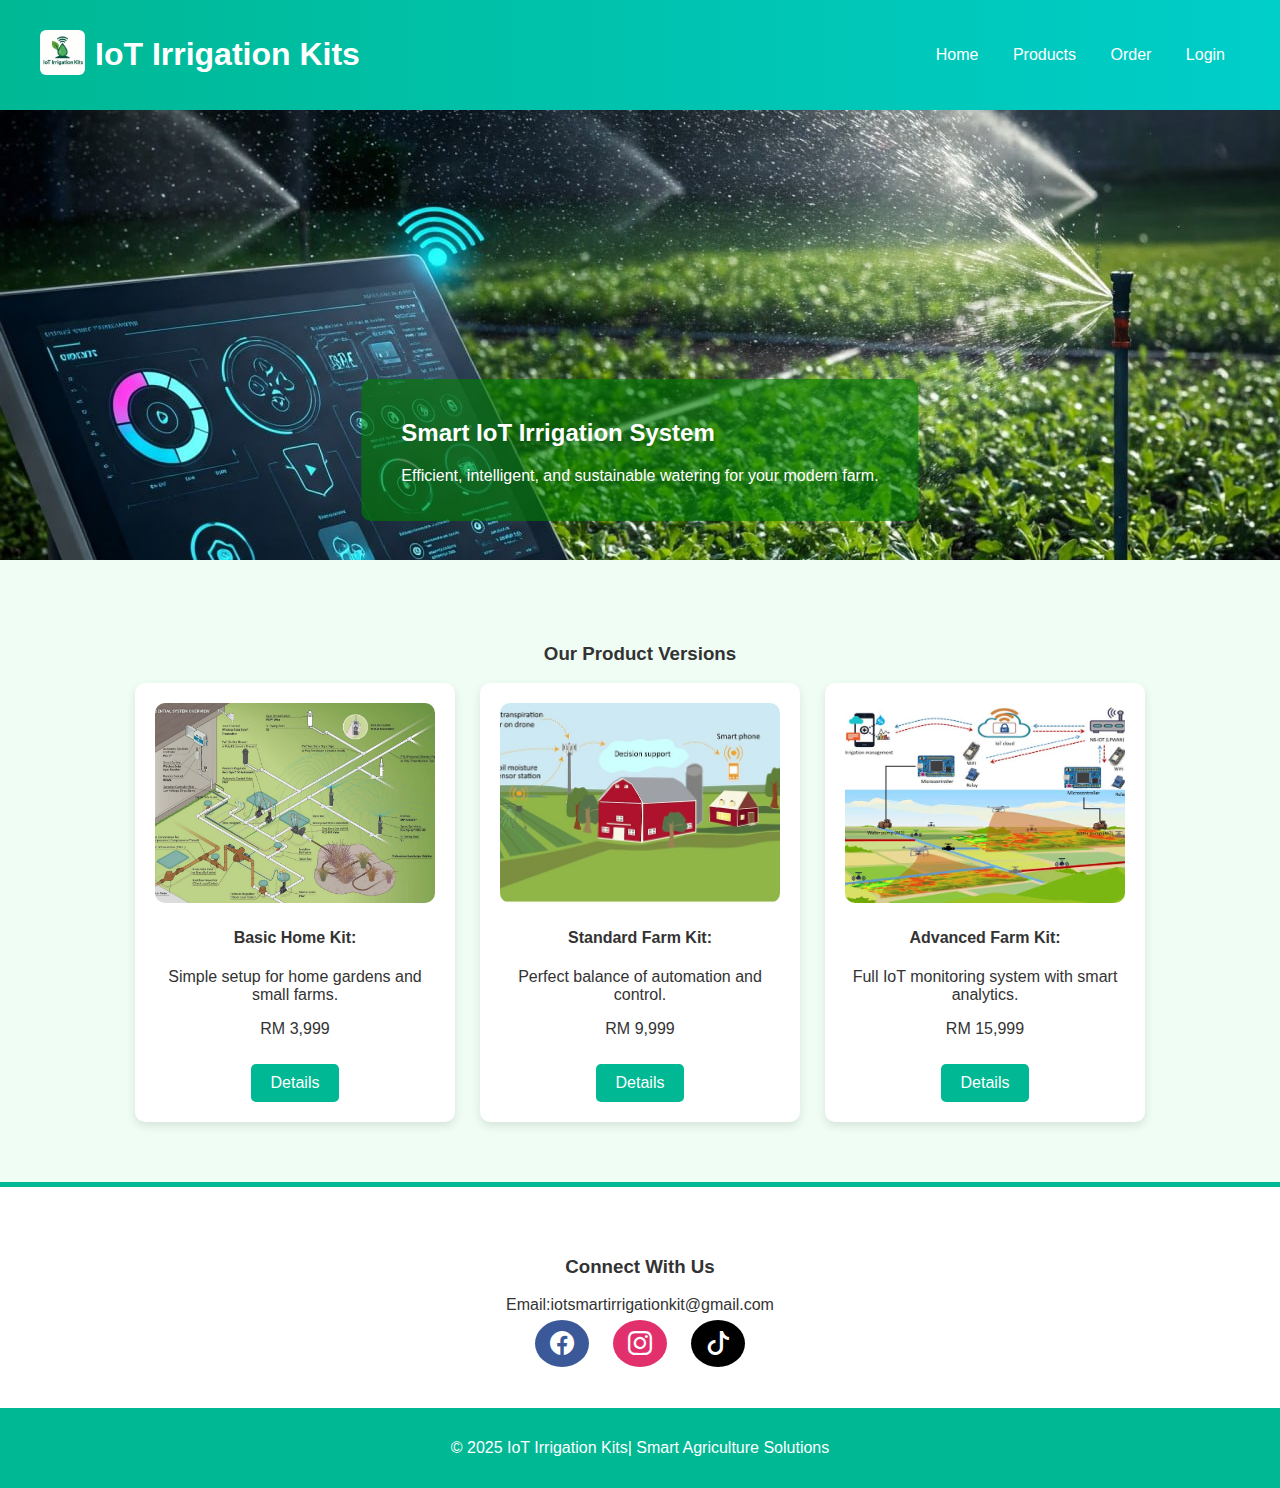
<file: index.html>
<!DOCTYPE html>
<html lang="en">
<head>
  <meta charset="UTF-8" />
  <meta name="viewport" content="width=device-width, initial-scale=1.0" />
  <title>GreenTech IoT Irrigation</title>
  <link rel="stylesheet" href="style.css" />
  <link href="https://cdn.jsdelivr.net/npm/bootstrap-icons@1.11.1/font/bootstrap-icons.css" rel="stylesheet" />
</head>
<body>
  <header class="navbar">
    <div class="logo-container">
      <a href="index.html"><img src="images/logo.jpg" alt="GreenTech Logo" class="logo"></a>
      <h1>IoT Irrigation Kits</h1>
    </div>
    <nav>
      <a href="index.html">Home</a>
      <a href="product-details.html">Products</a>
      <a href="order.html">Order</a>
      <a href="login.html">Login</a>
    </nav>
  </header>

  <section class="hero">
    <img src="images/product.jpg" alt="Main IoT Irrigation Product" />
    <div class="hero-text">
      <h2>Smart IoT Irrigation System</h2>
      <p>Efficient, intelligent, and sustainable watering for your modern farm.</p>
    </div>
  </section>

  <section class="products">
    <h3>Our Product Versions</h3>
    <div class="product-list">
      <div class="product-card">
        <img src="images/basic.jpeg" alt="Basic Kit" />
        <h4>Basic Home Kit: </h4>
        <p>Simple setup for home gardens and small farms.</p>
        <p>RM 3,999</p>
        <a href="product-details.html" class="btn">Details</a>
      </div>
      <div class="product-card">
        <img src="images/standard.webp" alt="Standard Kit" />
        <h4>Standard Farm Kit:</h4>
        <p>Perfect balance of automation and control.</p>
        <p>RM 9,999</p>
        <a href="product-details.html" class="btn">Details</a>
      </div>
      <div class="product-card">
        <img src="images/advance.jpg" alt="Advanced Kit" />
        <h4>Advanced Farm Kit:</h4>
        <p>Full IoT monitoring system with smart analytics.</p>
        <p>RM 15,999</p>
        <a href="product-details.html" class="btn">Details</a>
      </div>
    </div>
  </section>

  <section class="contact">
    <h3>Connect With Us</h3>
    <p>Email:iotsmartirrigationkit@gmail.com</p>
    <div class="socials">
      <a href="https://www.facebook.com/people/Iot-Commercial/pfbid0Mzaq38Cma9w1G8kLYmbRpwVmfV8dw68UvnsSrrvpFUh19YTMNJNyoCDoR4SF64B7l/?mibextid=wwXIfr&rdid=uYRYeh911J1U8Xi0&share_url=https%3A%2F%2Fwww.facebook.com%2Fshare%2F1AhtijFhPL%2F%3Fmibextid%3DwwXIfr" class="social-btn fb"><i class="bi bi-facebook"></i></a>
      <a href="https://www.instagram.com/iot.irrigation.kit?igsh=M2o5Z2NtYjV6eGJu&utm_source=qr" class="social-btn ig"><i class="bi bi-instagram"></i></a>
      <a href="https://www.tiktok.com/@iotirrigationkit?_t=ZS-90xLnjmfD43&_r=1" class="social-btn tt"><i class="bi bi-tiktok"></i></a>
    </div>
  </section>

  <footer>
    <p>© 2025 IoT Irrigation Kits| Smart Agriculture Solutions</p>
  </footer>
</body>
</html>
</file>
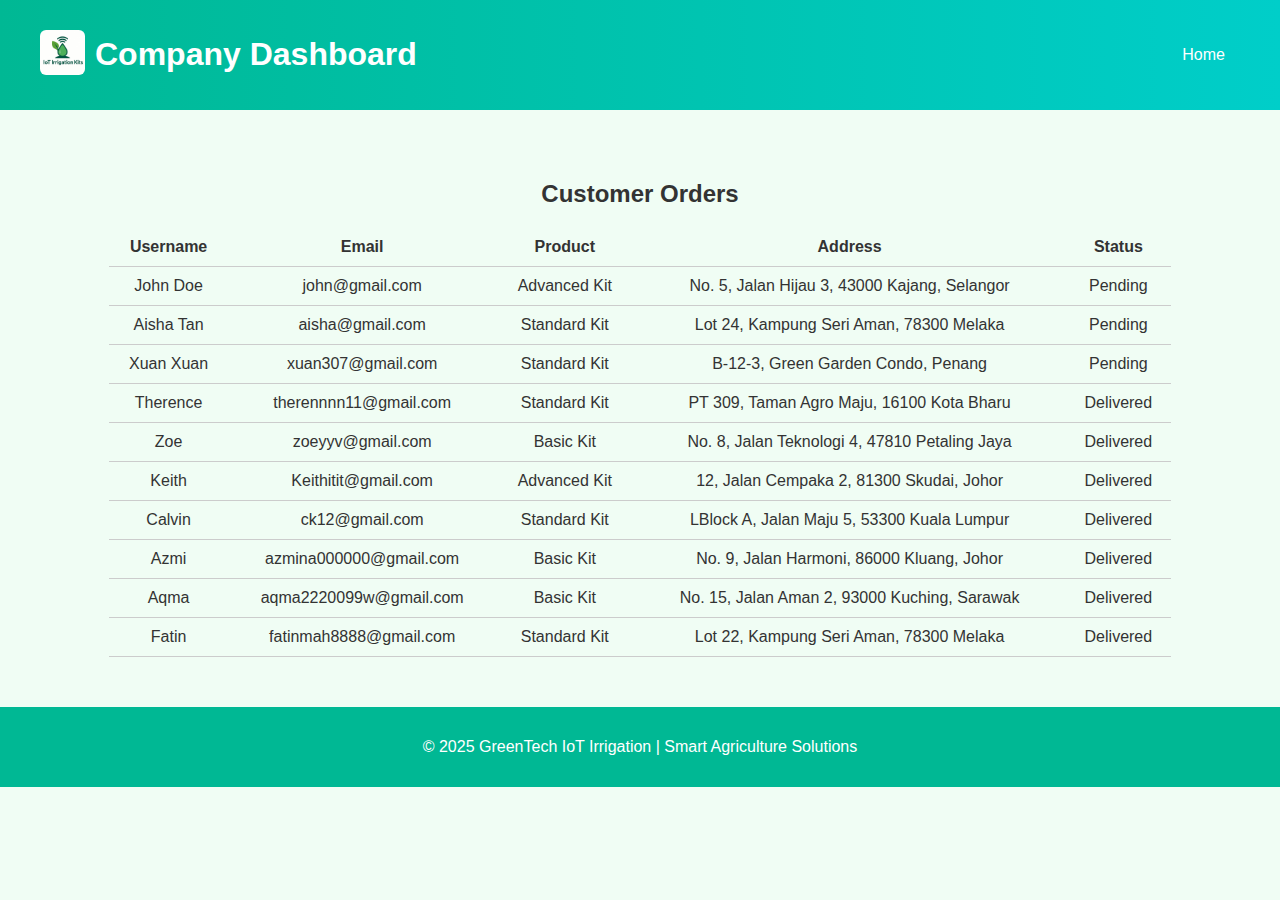
<file: company-dashboard.html>
<!DOCTYPE html>
<html lang="en">
<head>
  <meta charset="UTF-8" />
  <meta name="viewport" content="width=device-width, initial-scale=1.0" />
  <title>Company Dashboard - GreenTech</title>
  <link rel="stylesheet" href="style.css" />
</head>
<body>
  <header class="navbar">
    <div class="logo-container">
      <a href="index.html"><img src="images/logo.jpg" alt="GreenTech Logo" class="logo"></a>
      <h1>Company Dashboard</h1>
    </div>
    <nav>
      <a href="index.html">Home</a>
    </nav>
  </header>

  <section class="dashboard">
    <h2>Customer Orders</h2>
    <table>
      <tr><th>Username</th><th>Email</th><th>Product</th><th>Address</th><th>Status</th></tr>
      <tr><td>John Doe</td><td>john@gmail.com</td><td>Advanced Kit</td><td>No. 5, Jalan Hijau 3, 43000 Kajang, Selangor</td><td>Pending</td></tr>
      <tr><td>Aisha Tan</td><td>aisha@gmail.com</td><td>Standard Kit</td><td>Lot 24, Kampung Seri Aman, 78300 Melaka</td><td>Pending</td></tr>
      <tr><td>Xuan Xuan</td><td>xuan307@gmail.com</td><td>Standard Kit</td><td>B-12-3, Green Garden Condo, Penang</td><td>Pending</td></tr>
      <tr><td>Therence</td><td>therennnn11@gmail.com</td><td>Standard Kit</td><td>PT 309, Taman Agro Maju, 16100 Kota Bharu</td><td>Delivered</td></tr>
      <tr><td>Zoe</td><td>zoeyyv@gmail.com</td><td>Basic Kit</td><td>No. 8, Jalan Teknologi 4, 47810 Petaling Jaya</td><td>Delivered</td></tr>
      <tr><td>Keith</td><td>Keithitit@gmail.com</td><td>Advanced Kit</td><td>12, Jalan Cempaka 2, 81300 Skudai, Johor</td><td>Delivered</td></tr>
      <tr><td>Calvin</td><td>ck12@gmail.com</td><td>Standard Kit</td><td>LBlock A, Jalan Maju 5, 53300 Kuala Lumpur</td><td>Delivered</td></tr>
      <tr><td>Azmi</td><td>azmina000000@gmail.com</td><td>Basic Kit</td><td>No. 9, Jalan Harmoni, 86000 Kluang, Johor</td><td>Delivered</td></tr>
      <tr><td>Aqma</td><td>aqma2220099w@gmail.com</td><td>Basic Kit</td><td>No. 15, Jalan Aman 2, 93000 Kuching, Sarawak</td><td>Delivered</td></tr>
      <tr><td>Fatin</td><td>fatinmah8888@gmail.com</td><td>Standard Kit</td><td>Lot 22, Kampung Seri Aman, 78300 Melaka</td><td>Delivered</td></tr>
    </table>
  </section>

  <footer>
    <p>© 2025 GreenTech IoT Irrigation | Smart Agriculture Solutions</p>
  </footer>
</body>
</html>
</file>
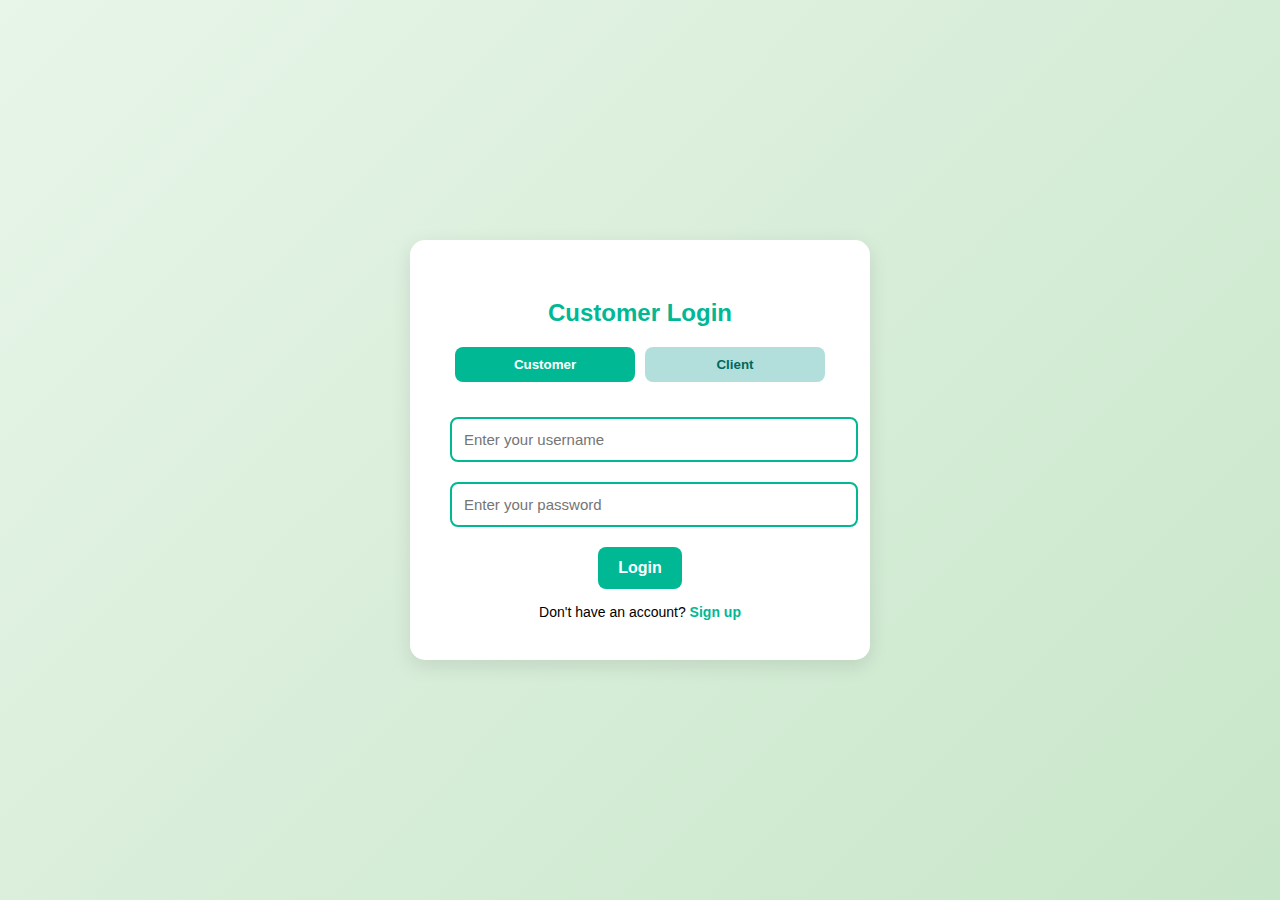
<file: login.html>
<!DOCTYPE html>
<html lang="en">
<head>
  <meta charset="UTF-8" />
  <meta name="viewport" content="width=device-width, initial-scale=1.0" />
  <title>Login - GreenTech IoT</title>
  <style>
    body {
      margin: 0;
      font-family: 'Poppins', sans-serif;
      background: linear-gradient(135deg, #e8f5e9, #c8e6c9);
      display: flex;
      justify-content: center;
      align-items: center;
      height: 100vh;
    }

    .container {
      background: white;
      border-radius: 15px;
      box-shadow: 0 6px 20px rgba(0, 0, 0, 0.1);
      padding: 40px;
      width: 380px;
      text-align: center;
    }

    h2 {
      color: #00b894;
      margin-bottom: 20px;
    }

    .tab-buttons {
      display: flex;
      justify-content: space-around;
      margin-bottom: 25px;
    }

    .tab-buttons button {
      flex: 1;
      padding: 10px;
      border: none;
      background: #b2dfdb;
      color: #00695c;
      font-weight: 600;
      cursor: pointer;
      transition: 0.3s;
      border-radius: 8px;
      margin: 0 5px;
    }

    .tab-buttons button.active {
      background: #00b894;
      color: white;
    }

    input {
      width: 100%;
      padding: 12px;
      margin: 10px 0;
      border-radius: 8px;
      border: 2px solid #00b894;
      font-size: 15px;
    }

    button.login-btn {
      background: #00b894;
      color: white;
      border: none;
      padding: 12px 20px;
      border-radius: 8px;
      font-size: 16px;
      font-weight: 600;
      cursor: pointer;
      margin-top: 10px;
      transition: 0.3s;
    }

    button.login-btn:hover {
      background: #00916e;
    }

    .signup-link {
      margin-top: 15px;
      font-size: 14px;
    }

    .signup-link a {
      color: #00b894;
      text-decoration: none;
      font-weight: 600;
    }

    .signup-link a:hover {
      text-decoration: underline;
    }

    .hidden {
      display: none;
    }
  </style>
</head>
<body>
  <div class="container">
    <h2 id="formTitle">Customer Login</h2>

    <div class="tab-buttons">
      <button id="customerTab" class="active" onclick="showForm('customer')">Customer</button>
      <button id="clientTab" onclick="showForm('client')">Client</button>
    </div>

    <!-- Customer Login -->
    <form id="customerForm">
      <input type="text" id="custUser" placeholder="Enter your username" required>
      <input type="password" id="custPass" placeholder="Enter your password" required>
      <button type="button" class="login-btn" onclick="loginCustomer()">Login</button>

      <div class="signup-link">
        Don't have an account? <a href="#" onclick="showSignup()">Sign up</a>
      </div>
    </form>

    <!-- Client Login -->
    <form id="clientForm" class="hidden">
      <input type="text" id="clientUser" placeholder="Client Username" required>
      <input type="password" id="clientPass" placeholder="Password" required>
      <button type="button" class="login-btn" onclick="loginClient()">Login</button>
    </form>

    <!-- Signup Form -->
    <form id="signupForm" class="hidden">
      <input type="text" id="newUser" placeholder="Choose a username" required>
      <input type="password" id="newPass" placeholder="Choose a password" required>
      <button type="button" class="login-btn" onclick="signupCustomer()">Sign Up</button>

      <div class="signup-link">
        Already have an account? <a href="#" onclick="showLogin()">Login</a>
      </div>
    </form>
  </div>

  <script>
    function showForm(type) {
      document.getElementById("customerForm").classList.add("hidden");
      document.getElementById("clientForm").classList.add("hidden");
      document.getElementById("signupForm").classList.add("hidden");

      document.getElementById("customerTab").classList.remove("active");
      document.getElementById("clientTab").classList.remove("active");

      if (type === "customer") {
        document.getElementById("customerForm").classList.remove("hidden");
        document.getElementById("customerTab").classList.add("active");
        document.getElementById("formTitle").innerText = "Customer Login";
      } else {
        document.getElementById("clientForm").classList.remove("hidden");
        document.getElementById("clientTab").classList.add("active");
        document.getElementById("formTitle").innerText = "Client Login";
      }
    }

    function showSignup() {
      document.getElementById("customerForm").classList.add("hidden");
      document.getElementById("signupForm").classList.remove("hidden");
      document.getElementById("formTitle").innerText = "Customer Sign Up";
    }

    function showLogin() {
      showForm("customer");
    }

    // Customer signup (localStorage)
    function signupCustomer() {
      const user = document.getElementById("newUser").value;
      const pass = document.getElementById("newPass").value;

      if (user && pass) {
        localStorage.setItem("customerUser", user);
        localStorage.setItem("customerPass", pass);
        alert("✅ Account created successfully! Please log in.");
        showLogin();
      } else {
        alert("⚠️ Please fill in all fields.");
      }
    }

    // Customer login
    function loginCustomer() {
      const user = document.getElementById("custUser").value;
      const pass = document.getElementById("custPass").value;
      const storedUser = localStorage.getItem("customerUser");
      const storedPass = localStorage.getItem("customerPass");

      if (user === storedUser && pass === storedPass) {
        alert("✅ Welcome back, " + user + "!");
        window.location.href = "index.html";
      } else {
        alert("❌ Invalid username or password.");
      }
    }

    // Client login (fixed account)
    function loginClient() {
      const user = document.getElementById("clientUser").value;
      const pass = document.getElementById("clientPass").value;

      if (user === "iotbergadang" && pass === "061008") {
        alert("✅ Welcome, client!");
        window.location.href = "company-dashboard.html";
      } else {
        alert("❌ Invalid client credentials.");
      }
    }
  </script>
</body>
</html>
</file>
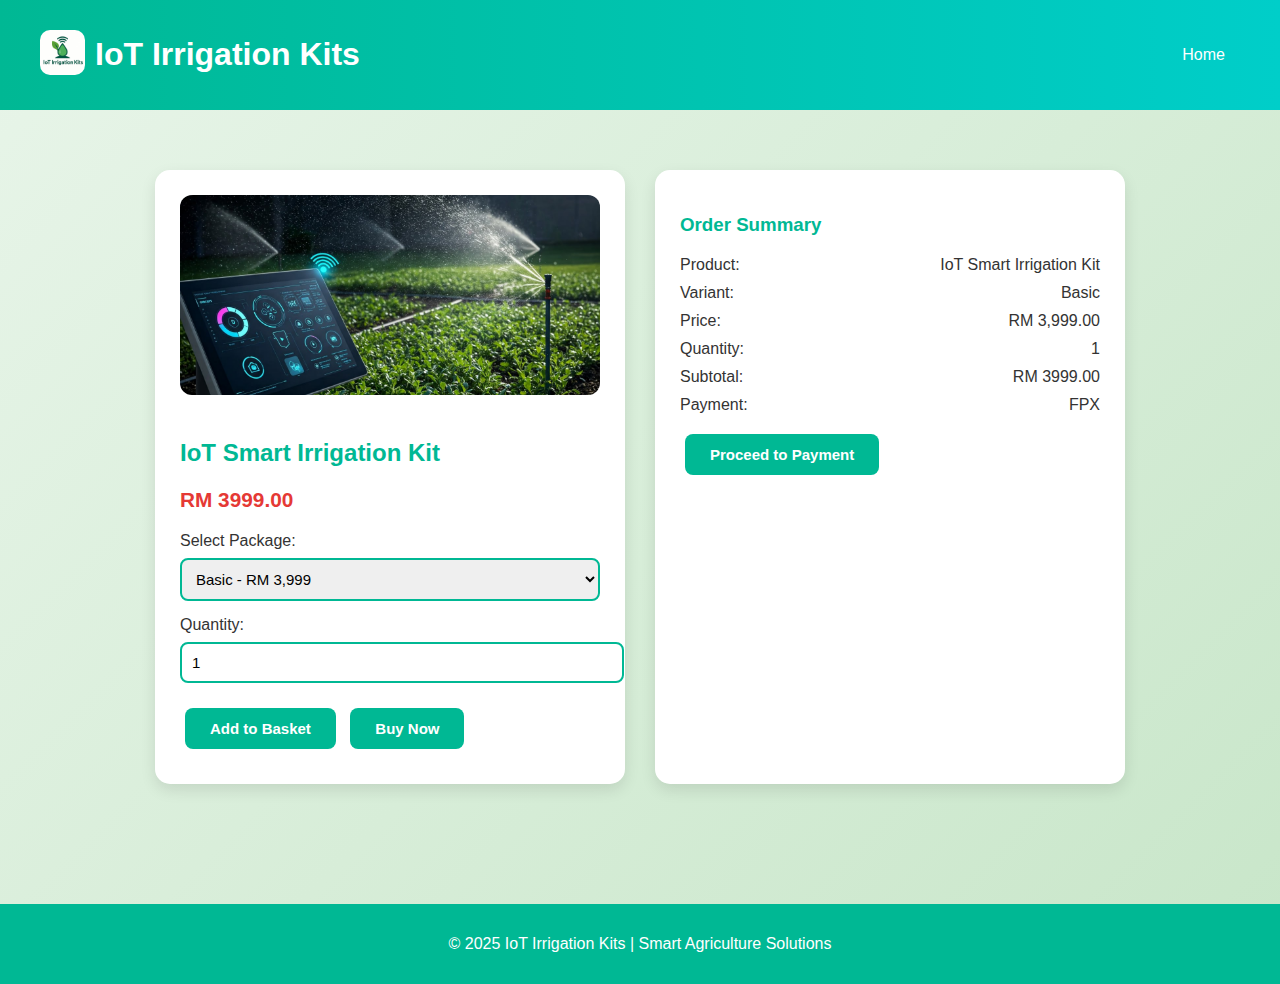
<file: order.html>
<!DOCTYPE html>
<html lang="en">
<head>
  <meta charset="UTF-8" />
  <meta name="viewport" content="width=device-width, initial-scale=1.0" />
  <title>Order - GreenTech IoT Irrigation</title>
  <link rel="stylesheet" href="style.css" />
  <style>
    body {
      margin: 0;
      font-family: 'Poppins', sans-serif;
      background: linear-gradient(135deg, #e8f5e9, #c8e6c9);
      color: #333;
    }

    header {
      background: linear-gradient(90deg, #00b894, #00cec9);
      color: white;
      padding: 15px 40px;
      display: flex;
      justify-content: space-between;
      align-items: center;
    }

    .logo {
      height: 45px;
      width: auto;
      border-radius: 10px;
    }

    main {
      display: flex;
      flex-wrap: wrap;
      justify-content: center;
      gap: 30px;
      padding: 60px 20px;
    }

    .product-card, .order-summary {
      background: white;
      border-radius: 15px;
      box-shadow: 0 6px 15px rgba(0, 0, 0, 0.1);
      padding: 25px;
      max-width: 420px;
      flex: 1;
      min-width: 320px;
    }

    .product-card img {
      width: 100%;
      border-radius: 12px;
      margin-bottom: 20px;
    }

    .product-card h2 {
      color: #00b894;
    }

    .price {
      font-size: 1.3em;
      color: #e53935;
      font-weight: 600;
    }

    select, input[type="number"] {
      width: 100%;
      padding: 10px;
      border-radius: 8px;
      border: 2px solid #00b894;
      margin-top: 8px;
      margin-bottom: 15px;
      font-size: 15px;
    }

    .btn {
      display: inline-block;
      text-align: center;
      background: #00b894;
      color: white;
      padding: 12px 25px;
      border-radius: 8px;
      border: none;
      font-size: 15px;
      font-weight: 600;
      cursor: pointer;
      margin: 10px 5px;
      transition: 0.3s;
    }

    .btn:hover {
      background: #019874;
    }

    .order-summary h3 {
      color: #00b894;
      margin-bottom: 20px;
    }

    .summary-item {
      display: flex;
      justify-content: space-between;
      margin: 10px 0;
    }

    footer {
      background: #00b894;
      color: white;
      text-align: center;
      padding: 15px;
      margin-top: 60px;
    }
  </style>
</head>
<body>
<header class="navbar">
    <div class="logo-container">
      <a href="index.html"><img src="images/logo.jpg" alt="GreenTech Logo" class="logo"></a>
      <h1>IoT Irrigation Kits</h1>
    </div>
    <nav>
      <a href="index.html">Home</a>
    </nav>
  </header>

  <main>
    <section class="product-card">
      <img src="images/product.jpg" alt="IoT Irrigation Product" />
      <h2>IoT Smart Irrigation Kit</h2>
      <p class="price" id="displayPrice">RM 3999.00</p>

      <label for="variant">Select Package:</label>
      <select id="variant">
        <option value="Basic">Basic - RM 3,999</option>
        <option value="Standard">Standard - RM 9,999</option>
        <option value="Advance">Advance - RM 15,999</option>
      </select>

      <label for="qty">Quantity:</label>
      <input type="number" id="qty" min="1" value="1" />

      <div>
        <button class="btn" onclick="addToBasket()">Add to Basket</button>
        <button class="btn" onclick="buyNow()">Buy Now</button>
      </div>
    </section>

    <section class="order-summary">
      <h3>Order Summary</h3>
      <div class="summary-item"><span>Product:</span><span id="sumProduct">IoT Smart Irrigation Kit</span></div>
      <div class="summary-item"><span>Variant:</span><span id="sumVariant">Basic</span></div>
      <div class="summary-item"><span>Price:</span><span id="sumPrice">RM 3,999.00</span></div>
      <div class="summary-item"><span>Quantity:</span><span id="sumQty">1</span></div>
      <div class="summary-item"><span>Subtotal:</span><span id="sumTotal">RM 3999.00</span></div>
      <div class="summary-item"><span>Payment:</span><span>FPX</span></div>

      <button class="btn" onclick="proceedToPayment()">Proceed to Payment</button>
    </section>
  </main>

  <footer>
    <p>© 2025 IoT Irrigation Kits | Smart Agriculture Solutions</p>
  </footer>

  <script>
    const prices = {
      "Basic": 3999,
      "Standard": 9999,
      "Advance": 15999
    };

    function updateSummary() {
      const variant = document.getElementById("variant").value;
      const qty = parseInt(document.getElementById("qty").value);
      const price = prices[variant];
      const total = price * qty;

      document.getElementById("sumVariant").innerText = variant;
      document.getElementById("sumPrice").innerText = `RM ${price.toFixed(2)}`;
      document.getElementById("sumQty").innerText = qty;
      document.getElementById("sumTotal").innerText = `RM ${total.toFixed(2)}`;
      document.getElementById("displayPrice").innerText = `RM ${price.toFixed(2)}`;
    }

    document.getElementById("variant").addEventListener("change", updateSummary);
    document.getElementById("qty").addEventListener("input", updateSummary);

    function addToBasket() {
      alert("✅ Item added to basket!");
    }

    function buyNow() {
      updateSummary();
      alert("🛒 Redirecting to secure payment gateway...");
    }

    function proceedToPayment() {
      updateSummary();
      alert("💳 Payment process starting...");
    }
  </script>
</body>
</html>
</file>
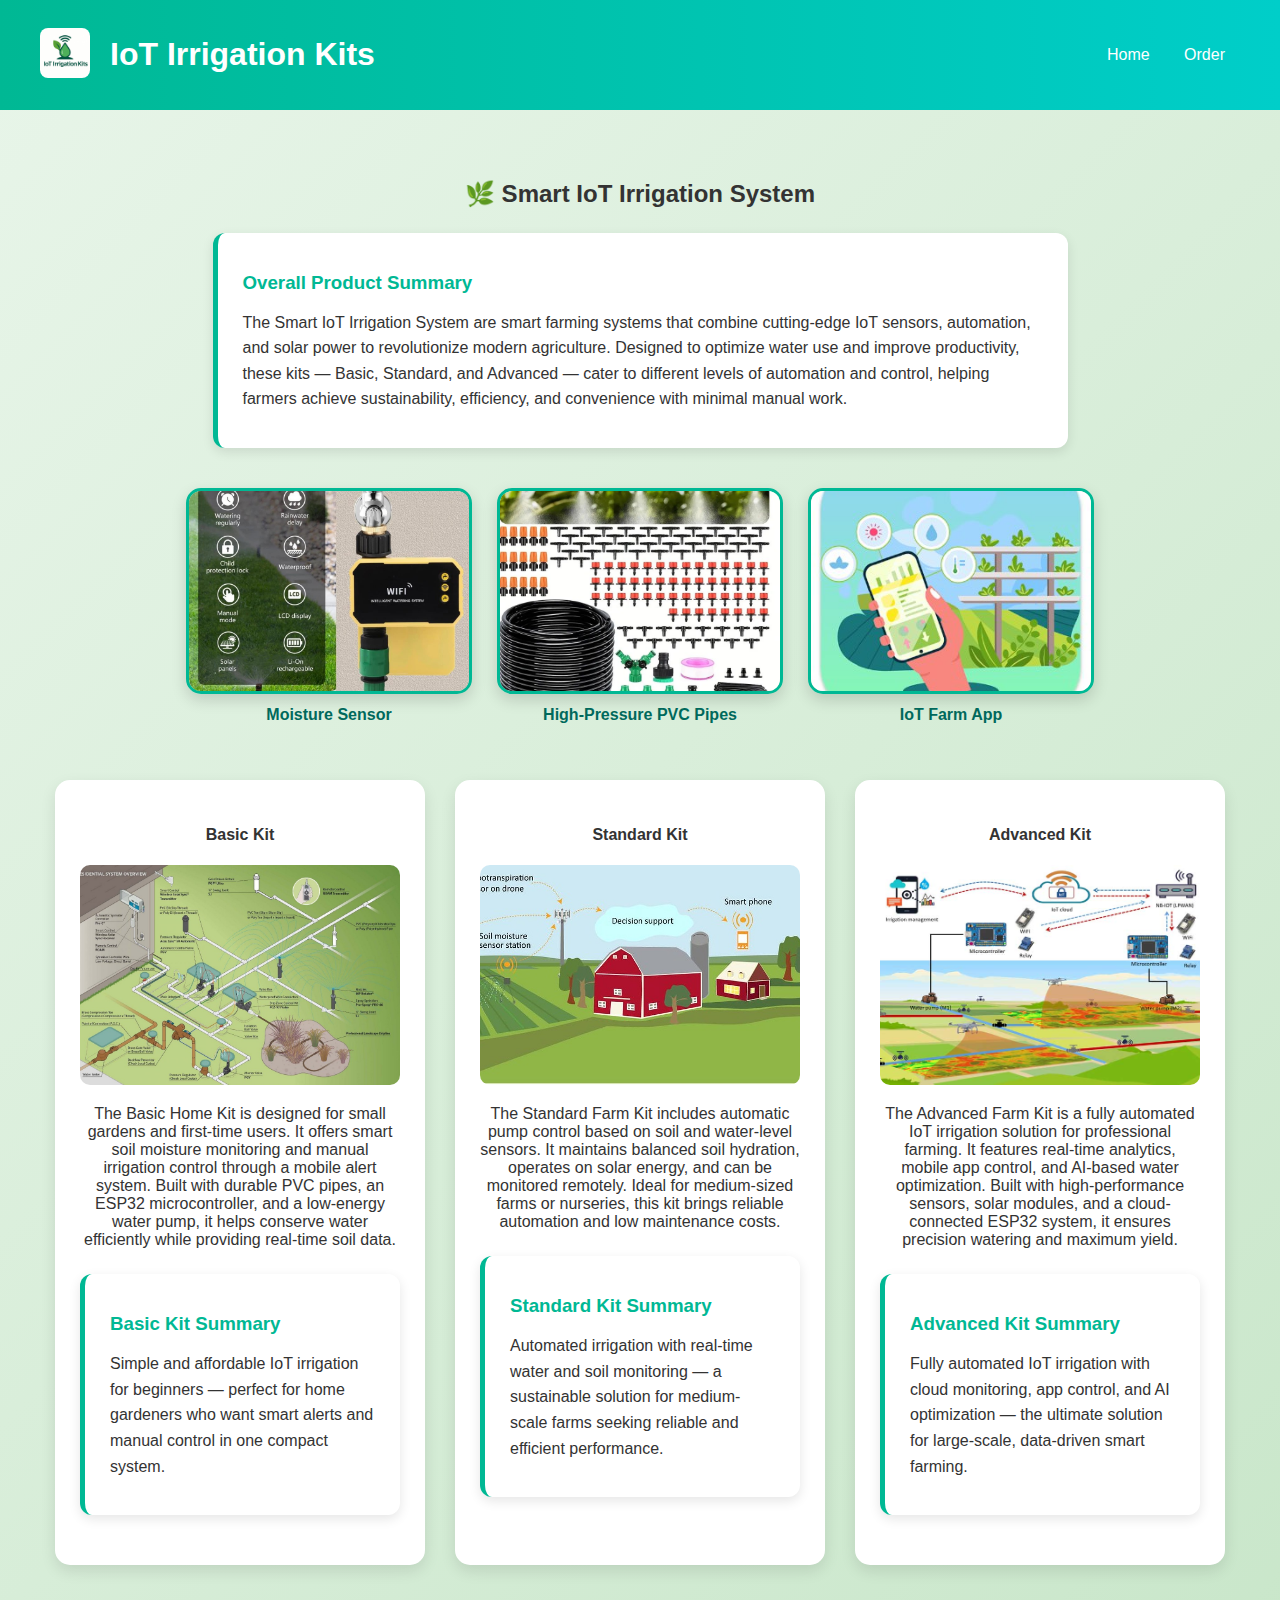
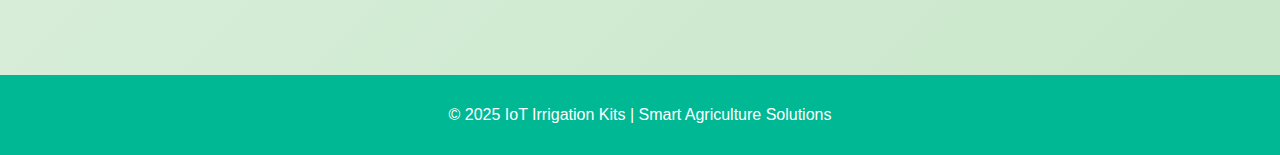
<file: product-details.html>
<!DOCTYPE html>
<html lang="en">
<head>
  <meta charset="UTF-8" />
  <meta name="viewport" content="width=device-width, initial-scale=1.0" />
  <title>Product Details - GreenTech</title>
  <link rel="stylesheet" href="style.css" />
  <style>
    body {
      margin: 0;
      font-family: 'Poppins', sans-serif;
      background: linear-gradient(135deg, #e8f5e9, #c8e6c9);
      color: #333;
    }

    header.navbar {
      background: linear-gradient(90deg, #00b894, #00cec9);
      color: white;
      padding: 15px 40px;
      display: flex;
      justify-content: space-between;
      align-items: center;
    }

    .logo {
      height: 50px;
      border-radius: 8px;
      margin-right: 10px;
    }

    nav a {
      color: white;
      margin: 0 10px;
      text-decoration: none;
      font-weight: 600;
    }

    nav a:hover {
      text-decoration: underline;
    }

    .details {
      padding: 50px 20px;
      text-align: center;
    }

    /* 🌿 Equal-size top material images with names */
    .top-materials {
      display: flex;
      justify-content: center;
      gap: 25px;
      margin: 40px 0;
      flex-wrap: wrap;
    }

    .material-card {
      text-align: center;
    }

    .material-card img {
      width: 280px;
      height: 200px;
      object-fit: cover;
      border-radius: 15px;
      border: 3px solid #00b894;
      box-shadow: 0 6px 15px rgba(0, 0, 0, 0.15);
      transition: transform 0.3s ease, box-shadow 0.3s ease;
    }

    .material-card img:hover {
      transform: scale(1.05);
      box-shadow: 0 10px 25px rgba(0, 0, 0, 0.25);
    }

    .material-card p {
      margin-top: 8px;
      font-weight: 600;
      color: #00695c;
    }

    /* 🌱 Product versions */
    .versions {
      display: flex;
      flex-wrap: wrap;
      justify-content: center;
      gap: 30px;
      margin-top: 40px;
    }

    .version {
      background: white;
      border-radius: 15px;
      box-shadow: 0 6px 15px rgba(0, 0, 0, 0.1);
      padding: 25px;
      width: 320px;
      text-align: center;
      transition: transform 0.3s ease, box-shadow 0.3s ease;
    }

    .version:hover {
      transform: translateY(-5px);
      box-shadow: 0 8px 20px rgba(0, 0, 0, 0.2);
    }

    .version img {
      width: 100%;
      height: 220px;
      object-fit: cover;
      border-radius: 10px;
    }

    /* 🌾 Product Summary Boxes */
    .summary {
      background: #ffffff;
      border-left: 5px solid #00b894;
      box-shadow: 0 4px 12px rgba(0,0,0,0.1);
      margin: 25px auto;
      padding: 20px 25px;
      max-width: 800px;
      text-align: left;
      border-radius: 12px;
    }

    .summary h3 {
      color: #00b894;
      margin-bottom: 10px;
    }

    .summary p {
      line-height: 1.6;
      color: #333;
    }

    footer {
      background: #00b894;
      color: white;
      text-align: center;
      padding: 15px;
      margin-top: 60px;
    }
  </style>
</head>
<body>
  <header class="navbar">
    <div class="logo-container">
      <a href="index.html"><img src="images/logo.jpg" alt="GreenTech Logo" class="logo"></a>
      <h1>IoT Irrigation Kits</h1>
    </div>
    <nav>
      <a href="index.html">Home</a>
      <a href="order.html">Order</a>
    </nav>
  </header>

  <section class="details">
    <h2>🌿 Smart IoT Irrigation System</h2>
    <div class="summary">
      <h3>Overall Product Summary</h3>
      <p>The Smart IoT Irrigation System are smart farming systems that combine cutting-edge IoT sensors, automation, and solar power to revolutionize modern agriculture. Designed to optimize water use and improve productivity, these kits — Basic, Standard, and Advanced — cater to different levels of automation and control, helping farmers achieve sustainability, efficiency, and convenience with minimal manual work.</p>
    </div>

    <!-- 🌿 3 Equal-size Material Photos with Names -->
    <div class="top-materials">
      <div class="material-card">
        <img src="images/material1.jpg" alt="Moisture Sensor">
        <p>Moisture Sensor</p>
      </div>
      <div class="material-card">
        <img src="images/material2.jpg" alt="Water Pipes">
        <p>High-Pressure PVC Pipes</p>
      </div>
      <div class="material-card">
        <img src="images/material3.jpg" alt="Solar Power System">
        <p>IoT Farm App</p>
      </div>
    </div>

    <!-- 🌱 3 Product Versions -->
    <div class="versions">
      <div class="version">
        <h4>Basic Kit</h4>
        <img src="images/basic.jpeg" alt="Basic Kit" />
        <p>The Basic Home Kit is designed for small gardens and first-time users. It offers smart soil moisture monitoring and manual irrigation control through a mobile alert system. Built with durable PVC pipes, an ESP32 microcontroller, and a low-energy water pump, it helps conserve water efficiently while providing real-time soil data.</p>
        <div class="summary">
          <h3>Basic Kit Summary</h3>
          <p>Simple and affordable IoT irrigation for beginners — perfect for home gardeners who want smart alerts and manual control in one compact system.</p>
        </div>
      </div>

      <div class="version">
        <h4>Standard Kit</h4>
        <img src="images/standard.webp" alt="Standard Kit" />
        <p>The Standard Farm Kit includes automatic pump control based on soil and water-level sensors. It maintains balanced soil hydration, operates on solar energy, and can be monitored remotely. Ideal for medium-sized farms or nurseries, this kit brings reliable automation and low maintenance costs.</p>
        <div class="summary">
          <h3>Standard Kit Summary</h3>
          <p>Automated irrigation with real-time water and soil monitoring — a sustainable solution for medium-scale farms seeking reliable and efficient performance.</p>
        </div>
      </div>

      <div class="version">
        <h4>Advanced Kit</h4>
        <img src="images/advance.jpg" alt="Advanced Kit" />
        <p>The Advanced Farm Kit is a fully automated IoT irrigation solution for professional farming. It features real-time analytics, mobile app control, and AI-based water optimization. Built with high-performance sensors, solar modules, and a cloud-connected ESP32 system, it ensures precision watering and maximum yield.</p>
        <div class="summary">
          <h3>Advanced Kit Summary</h3>
          <p>Fully automated IoT irrigation with cloud monitoring, app control, and AI optimization — the ultimate solution for large-scale, data-driven smart farming.</p>
        </div>
      </div>
    </div>
  </section>

  <footer>
    <p>© 2025 IoT Irrigation Kits | Smart Agriculture Solutions</p>
  </footer>
</body>
</html>
</file>
<file: style.css>
body {
  margin: 0;
  font-family: 'Poppins', sans-serif;
  background: #f0fdf4;
  color: #333;
}

.navbar {
  display: flex;
  justify-content: space-between;
  align-items: center;
  background: linear-gradient(90deg, #00b894, #00cec9);
  padding: 15px 40px;
  color: white;
}

.logo-container {
  display: flex;
  align-items: center;
  gap: 10px;
}

.logo {
  height: 45px;
  width: auto;
  border-radius: 6px;
}

.navbar nav a {
  margin: 0 15px;
  color: white;
  text-decoration: none;
  font-weight: 500;
}

.navbar nav a:hover {
  text-decoration: underline;
}

.hero img {
  width: 100%;
  height: 450px;
  object-fit: cover;
}

.hero-text {
  position: absolute;
  top: 50%;
  left: 50%;
  transform: translate(-50%, -50%);
  background: rgba(0, 128, 0, 0.6);
  color: white;
  padding: 20px 40px;
  border-radius: 10px;
}

.products {
  text-align: center;
  padding: 60px 20px;
}

.product-list {
  display: flex;
  flex-wrap: wrap;
  justify-content: center;
  gap: 25px;
}

.product-card {
  background: white;
  border-radius: 10px;
  box-shadow: 0 4px 10px rgba(0,0,0,0.1);
  width: 280px;
  padding: 20px;
}

.product-card img {
  width: 100%;
  height: 200px;
  border-radius: 10px;
  object-fit: cover;
}

.btn {
  display: inline-block;
  background: #00b894;
  color: white;
  padding: 10px 20px;
  border-radius: 5px;
  margin-top: 10px;
  text-decoration: none;
}

.btn:hover { background: #019874; }

.contact {
  background: white;
  text-align: center;
  padding: 50px 20px;
  border-top: 5px solid #00b894;
}

.social-btn {
  font-size: 1.5rem;
  margin: 0 10px;
  color: white;
  padding: 10px 15px;
  border-radius: 50%;
}

.fb { background: #3b5998; }
.ig { background: #E1306C; }
.tt { background: #000000; }

.order-form, .login, .dashboard, .details {
  text-align: center;
  padding: 50px;
}

table {
  width: 90%;
  margin: auto;
  border-collapse: collapse;
}

th, td {
  padding: 10px;
  border-bottom: 1px solid #ccc;
}

footer {
  background: #00b894;
  color: white;
  text-align: center;
  padding: 15px;
}
</file>
